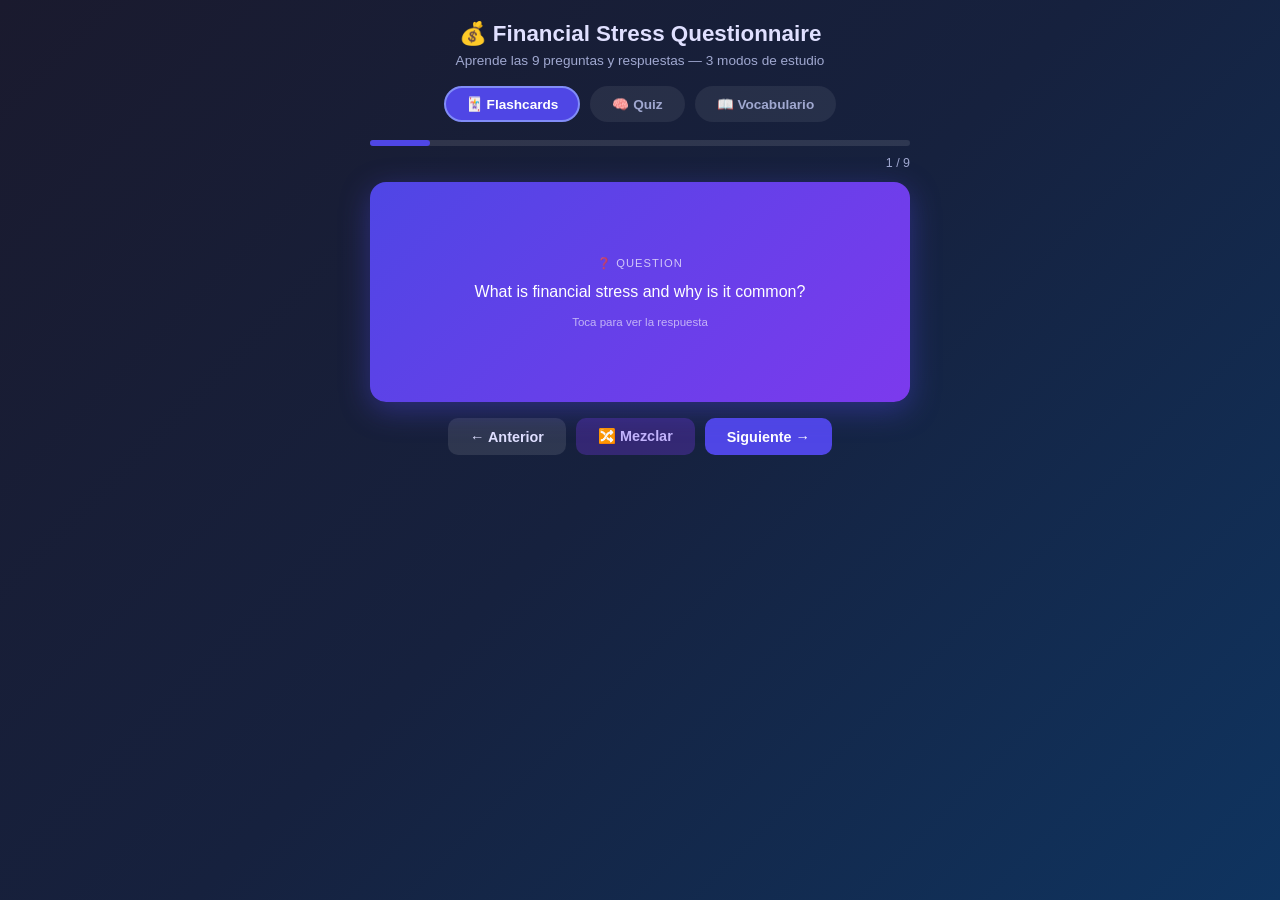
<file: index.html>
<!DOCTYPE html>
<html lang="en">
<head>
<meta charset="UTF-8">
<meta name="viewport" content="width=device-width, initial-scale=1.0">
<title>Financial Stress Flashcards</title>
<style>
  * { box-sizing: border-box; margin: 0; padding: 0; }
  body {
    font-family: 'Segoe UI', sans-serif;
    background: linear-gradient(135deg, #1a1a2e, #16213e, #0f3460);
    min-height: 100vh;
    display: flex;
    flex-direction: column;
    align-items: center;
    justify-content: flex-start;
    padding: 20px;
    color: #fff;
  }
  h1 {
    font-size: 1.4rem;
    margin-bottom: 6px;
    text-align: center;
    color: #e0e0ff;
  }
  .subtitle { font-size: 0.85rem; color: #a0a8d0; margin-bottom: 18px; text-align: center; }

  /* TABS */
  .tabs { display: flex; gap: 10px; margin-bottom: 18px; }
  .tab {
    padding: 8px 20px; border-radius: 20px; cursor: pointer;
    font-size: 0.85rem; font-weight: 600; border: 2px solid transparent;
    transition: all 0.2s;
  }
  .tab.active { background: #4f46e5; border-color: #818cf8; color: #fff; }
  .tab:not(.active) { background: rgba(255,255,255,0.07); color: #a0a8d0; }
  .tab:not(.active):hover { background: rgba(255,255,255,0.13); }

  /* FLASHCARDS */
  #flashcard-section { width: 100%; max-width: 540px; }
  .progress-bar-wrap { background: rgba(255,255,255,0.1); border-radius: 10px; height: 6px; margin-bottom: 10px; }
  .progress-bar { height: 6px; border-radius: 10px; background: #4f46e5; transition: width 0.4s; }
  .card-counter { text-align: right; font-size: 0.78rem; color: #a0a8d0; margin-bottom: 12px; }

  .card-wrap { perspective: 1000px; height: 220px; cursor: pointer; margin-bottom: 16px; }
  .card {
    width: 100%; height: 100%;
    position: relative; transform-style: preserve-3d;
    transition: transform 0.55s cubic-bezier(.4,0,.2,1);
    border-radius: 16px;
  }
  .card.flipped { transform: rotateY(180deg); }
  .card-face {
    position: absolute; width: 100%; height: 100%;
    backface-visibility: hidden; border-radius: 16px;
    display: flex; flex-direction: column;
    align-items: center; justify-content: center;
    padding: 22px; text-align: center;
  }
  .card-front {
    background: linear-gradient(135deg, #4f46e5, #7c3aed);
    box-shadow: 0 8px 30px rgba(79,70,229,0.4);
  }
  .card-back {
    background: linear-gradient(135deg, #0ea5e9, #0284c7);
    transform: rotateY(180deg);
    box-shadow: 0 8px 30px rgba(14,165,233,0.4);
  }
  .card-label { font-size: 0.7rem; letter-spacing: 1px; text-transform: uppercase; opacity: 0.7; margin-bottom: 10px; }
  .card-text { font-size: 1rem; line-height: 1.5; font-weight: 500; }
  .card-hint { font-size: 0.72rem; opacity: 0.6; margin-top: 12px; }

  .fc-btns { display: flex; gap: 10px; justify-content: center; }
  .fc-btn {
    padding: 10px 22px; border-radius: 10px; border: none;
    font-size: 0.9rem; font-weight: 600; cursor: pointer; transition: all 0.2s;
  }
  .btn-prev { background: rgba(255,255,255,0.1); color: #e0e0ff; }
  .btn-prev:hover { background: rgba(255,255,255,0.18); }
  .btn-next { background: #4f46e5; color: #fff; }
  .btn-next:hover { background: #4338ca; }
  .btn-shuffle { background: rgba(124,58,237,0.3); color: #c4b5fd; }
  .btn-shuffle:hover { background: rgba(124,58,237,0.5); }

  /* QUIZ */
  #quiz-section { width: 100%; max-width: 540px; display: none; }
  .quiz-q { background: rgba(255,255,255,0.06); border-radius: 14px; padding: 18px; margin-bottom: 14px; }
  .quiz-q p { font-size: 0.95rem; margin-bottom: 14px; color: #e0e0ff; font-weight: 600; }
  .options { display: flex; flex-direction: column; gap: 9px; }
  .option {
    background: rgba(255,255,255,0.07); border: 2px solid transparent;
    border-radius: 10px; padding: 11px 14px; cursor: pointer;
    font-size: 0.85rem; color: #c4cff0; transition: all 0.2s; text-align: left;
  }
  .option:hover:not(.disabled) { background: rgba(79,70,229,0.25); border-color: #6366f1; color: #fff; }
  .option.correct { background: rgba(16,185,129,0.2); border-color: #10b981; color: #6ee7b7; }
  .option.wrong { background: rgba(239,68,68,0.2); border-color: #ef4444; color: #fca5a5; }
  .option.disabled { cursor: default; }

  .quiz-score {
    text-align: center; background: rgba(79,70,229,0.2);
    border-radius: 14px; padding: 20px; margin-bottom: 14px;
  }
  .quiz-score .big { font-size: 2.5rem; font-weight: 700; color: #818cf8; }
  .quiz-score p { color: #a0a8d0; margin-top: 6px; }
  .btn-restart {
    display: block; margin: 0 auto; padding: 12px 30px;
    background: #4f46e5; color: #fff; border: none; border-radius: 10px;
    font-size: 1rem; font-weight: 600; cursor: pointer;
  }
  .btn-restart:hover { background: #4338ca; }

  /* VOCAB */
  #vocab-section { width: 100%; max-width: 540px; display: none; }
  .vocab-grid { display: grid; grid-template-columns: 1fr 1fr; gap: 10px; }
  .vocab-card {
    background: rgba(255,255,255,0.06); border-radius: 12px;
    padding: 14px; border-left: 3px solid #4f46e5;
  }
  .vocab-word { font-weight: 700; color: #818cf8; font-size: 0.9rem; margin-bottom: 4px; }
  .vocab-def { font-size: 0.78rem; color: #a0a8d0; line-height: 1.4; }
</style>
</head>
<body>

<h1>💰 Financial Stress Questionnaire</h1>
<p class="subtitle">Aprende las 9 preguntas y respuestas — 3 modos de estudio</p>

<div class="tabs">
  <div class="tab active" onclick="switchTab('flashcard')">🃏 Flashcards</div>
  <div class="tab" onclick="switchTab('quiz')">🧠 Quiz</div>
  <div class="tab" onclick="switchTab('vocab')">📖 Vocabulario</div>
</div>

<!-- FLASHCARDS -->
<div id="flashcard-section">
  <div class="progress-bar-wrap"><div class="progress-bar" id="fc-progress"></div></div>
  <div class="card-counter" id="fc-counter">1 / 9</div>
  <div class="card-wrap" onclick="flipCard()">
    <div class="card" id="the-card">
      <div class="card-face card-front">
        <div class="card-label">❓ Question</div>
        <div class="card-text" id="fc-question"></div>
        <div class="card-hint">Toca para ver la respuesta</div>
      </div>
      <div class="card-face card-back">
        <div class="card-label">✅ Answer</div>
        <div class="card-text" id="fc-answer"></div>
      </div>
    </div>
  </div>
  <div class="fc-btns">
    <button class="fc-btn btn-prev" onclick="fcNav(-1)">← Anterior</button>
    <button class="fc-btn btn-shuffle" onclick="shuffleCards()">🔀 Mezclar</button>
    <button class="fc-btn btn-next" onclick="fcNav(1)">Siguiente →</button>
  </div>
</div>

<!-- QUIZ -->
<div id="quiz-section">
  <div id="quiz-score-box" style="display:none">
    <div class="quiz-score">
      <div class="big" id="score-text"></div>
      <p id="score-msg"></p>
    </div>
    <button class="btn-restart" onclick="startQuiz()">🔄 Intentar de nuevo</button>
  </div>
  <div id="quiz-questions"></div>
</div>

<!-- VOCAB -->
<div id="vocab-section">
  <div class="vocab-grid" id="vocab-grid"></div>
</div>

<script>
const QA = [
  {
    q: "What is financial stress and why is it common?",
    a: "Financial stress is a feeling of pressure or worry about money. It is common because many of us, at some point, find ourselves faced with a financial crisis or the pressure of mounting debt."
  },
  {
    q: "What are some causes of financial problems mentioned in the text?",
    a: "Job loss, mounting debt, unexpected expenses, or a combination of factors. Whether it's credit card debt, an inability to pay bills, or a loss of income, financial problems can feel overwhelming."
  },
  {
    q: "According to the APA study, what percentage of Americans feel stress about money?",
    a: "72 percent of Americans feel stressed about money at least some of the time, according to a study by the American Psychological Association (APA)."
  },
  {
    q: "How can financial stress affect a person's mental health?",
    a: "Financial stress can lead to anxiety, depression, substance abuse, and sleep problems. It can also cause physical symptoms like headaches, gastrointestinal problems, and high blood pressure."
  },
  {
    q: "In what ways can financial problems impact relationships?",
    a: "Money is often cited as the most common cause of arguments between partners. It can also cause you to withdraw from social life or lead to tension and conflict with family members."
  },
  {
    q: "What negative emotions can financial stress cause?",
    a: "It can cause a sense of shame, fear, anger, and hopelessness. You may feel a sense of despair or feel overwhelmed by the situation."
  },
  {
    q: "How can exercise help reduce stress?",
    a: "Exercise releases endorphins that improve your mood and help burn off the tension of stress. It can help you clear your mind and increase your energy levels."
  },
  {
    q: "Why is sleep important when dealing with stress?",
    a: "Getting enough sleep helps you maintain your perspective and cope with the challenges of the day. Lack of sleep can make you more vulnerable to stress."
  },
  {
    q: "What are some examples of relaxation techniques mentioned?",
    a: "Practicing relaxation techniques such as deep breathing, meditation, or yoga can help reduce overall stress levels and improve your sense of well-being."
  }
];

const VOCAB = [
  { word: "financial stress", def: "presión o preocupación por el dinero" },
  { word: "mounting debt", def: "deuda que va creciendo" },
  { word: "overwhelming", def: "abrumador, que se siente demasiado" },
  { word: "anxiety", def: "ansiedad, nerviosismo intenso" },
  { word: "depression", def: "depresión, tristeza profunda" },
  { word: "hopelessness", def: "desesperanza, sin esperanza" },
  { word: "endorphins", def: "endorfinas, sustancias que mejoran el ánimo" },
  { word: "vulnerable", def: "vulnerable, susceptible al daño" },
  { word: "well-being", def: "bienestar general" },
  { word: "perspective", def: "perspectiva, punto de vista equilibrado" },
  { word: "substance abuse", def: "abuso de sustancias" },
  { word: "gastrointestinal", def: "relacionado con el estómago e intestinos" },
];

// --- FLASHCARDS ---
let fcOrder = [...Array(QA.length).keys()];
let fcIndex = 0;

function renderFC() {
  const i = fcOrder[fcIndex];
  document.getElementById('fc-question').textContent = QA[i].q;
  document.getElementById('fc-answer').textContent = QA[i].a;
  document.getElementById('fc-counter').textContent = `${fcIndex+1} / ${QA.length}`;
  document.getElementById('fc-progress').style.width = `${((fcIndex+1)/QA.length)*100}%`;
  document.getElementById('the-card').classList.remove('flipped');
}

function flipCard() {
  document.getElementById('the-card').classList.toggle('flipped');
}

function fcNav(dir) {
  fcIndex = (fcIndex + dir + QA.length) % QA.length;
  renderFC();
}

function shuffleCards() {
  fcOrder = fcOrder.sort(() => Math.random() - 0.5);
  fcIndex = 0;
  renderFC();
}

// --- QUIZ ---
let quizAnswered = 0;
let quizCorrect = 0;

function startQuiz() {
  quizAnswered = 0; quizCorrect = 0;
  document.getElementById('quiz-score-box').style.display = 'none';
  const container = document.getElementById('quiz-questions');
  container.innerHTML = '';

  const shuffled = [...QA].sort(() => Math.random() - 0.5);

  shuffled.forEach((item, idx) => {
    const wrong = QA.filter(x => x !== item).sort(() => Math.random()-0.5).slice(0,3).map(x => x.a);
    const opts = [...wrong, item.a].sort(() => Math.random()-0.5);

    const div = document.createElement('div');
    div.className = 'quiz-q';
    div.innerHTML = `<p>Q${idx+1}: ${item.q}</p><div class="options" id="opts-${idx}"></div>`;
    container.appendChild(div);

    const optsDiv = div.querySelector(`#opts-${idx}`);
    opts.forEach(opt => {
      const btn = document.createElement('button');
      btn.className = 'option';
      btn.textContent = opt;
      btn.onclick = () => checkAnswer(btn, opt, item.a, optsDiv);
      optsDiv.appendChild(btn);
    });
  });
}

function checkAnswer(btn, selected, correct, container) {
  if (container.querySelector('.correct, .wrong')) return;
  quizAnswered++;
  Array.from(container.children).forEach(b => {
    b.classList.add('disabled');
    if (b.textContent === correct) b.classList.add('correct');
    else if (b === btn) b.classList.add('wrong');
  });
  if (selected === correct) quizCorrect++;
  if (quizAnswered === QA.length) showScore();
}

function showScore() {
  setTimeout(() => {
    document.getElementById('quiz-questions').innerHTML = '';
    const box = document.getElementById('quiz-score-box');
    box.style.display = 'block';
    const pct = Math.round((quizCorrect/QA.length)*100);
    document.getElementById('score-text').textContent = `${quizCorrect} / ${QA.length}`;
    let msg = pct === 100 ? "🏆 ¡Perfecto! Lo sabes todo." :
              pct >= 70 ? "💪 ¡Muy bien! Sigue repasando." :
              "📚 Practica más con los flashcards.";
    document.getElementById('score-msg').textContent = msg;
  }, 600);
}

// --- VOCAB ---
function renderVocab() {
  const g = document.getElementById('vocab-grid');
  g.innerHTML = VOCAB.map(v => `
    <div class="vocab-card">
      <div class="vocab-word">${v.word}</div>
      <div class="vocab-def">${v.def}</div>
    </div>
  `).join('');
}

// --- TABS ---
function switchTab(tab) {
  document.querySelectorAll('.tab').forEach((t,i) => {
    t.classList.toggle('active', ['flashcard','quiz','vocab'][i] === tab);
  });
  document.getElementById('flashcard-section').style.display = tab === 'flashcard' ? 'block' : 'none';
  document.getElementById('quiz-section').style.display = tab === 'quiz' ? 'block' : 'none';
  document.getElementById('vocab-section').style.display = tab === 'vocab' ? 'block' : 'none';
  if (tab === 'quiz') startQuiz();
}

// INIT
renderFC();
renderVocab();
</script>
</body>
</html>
</file>
